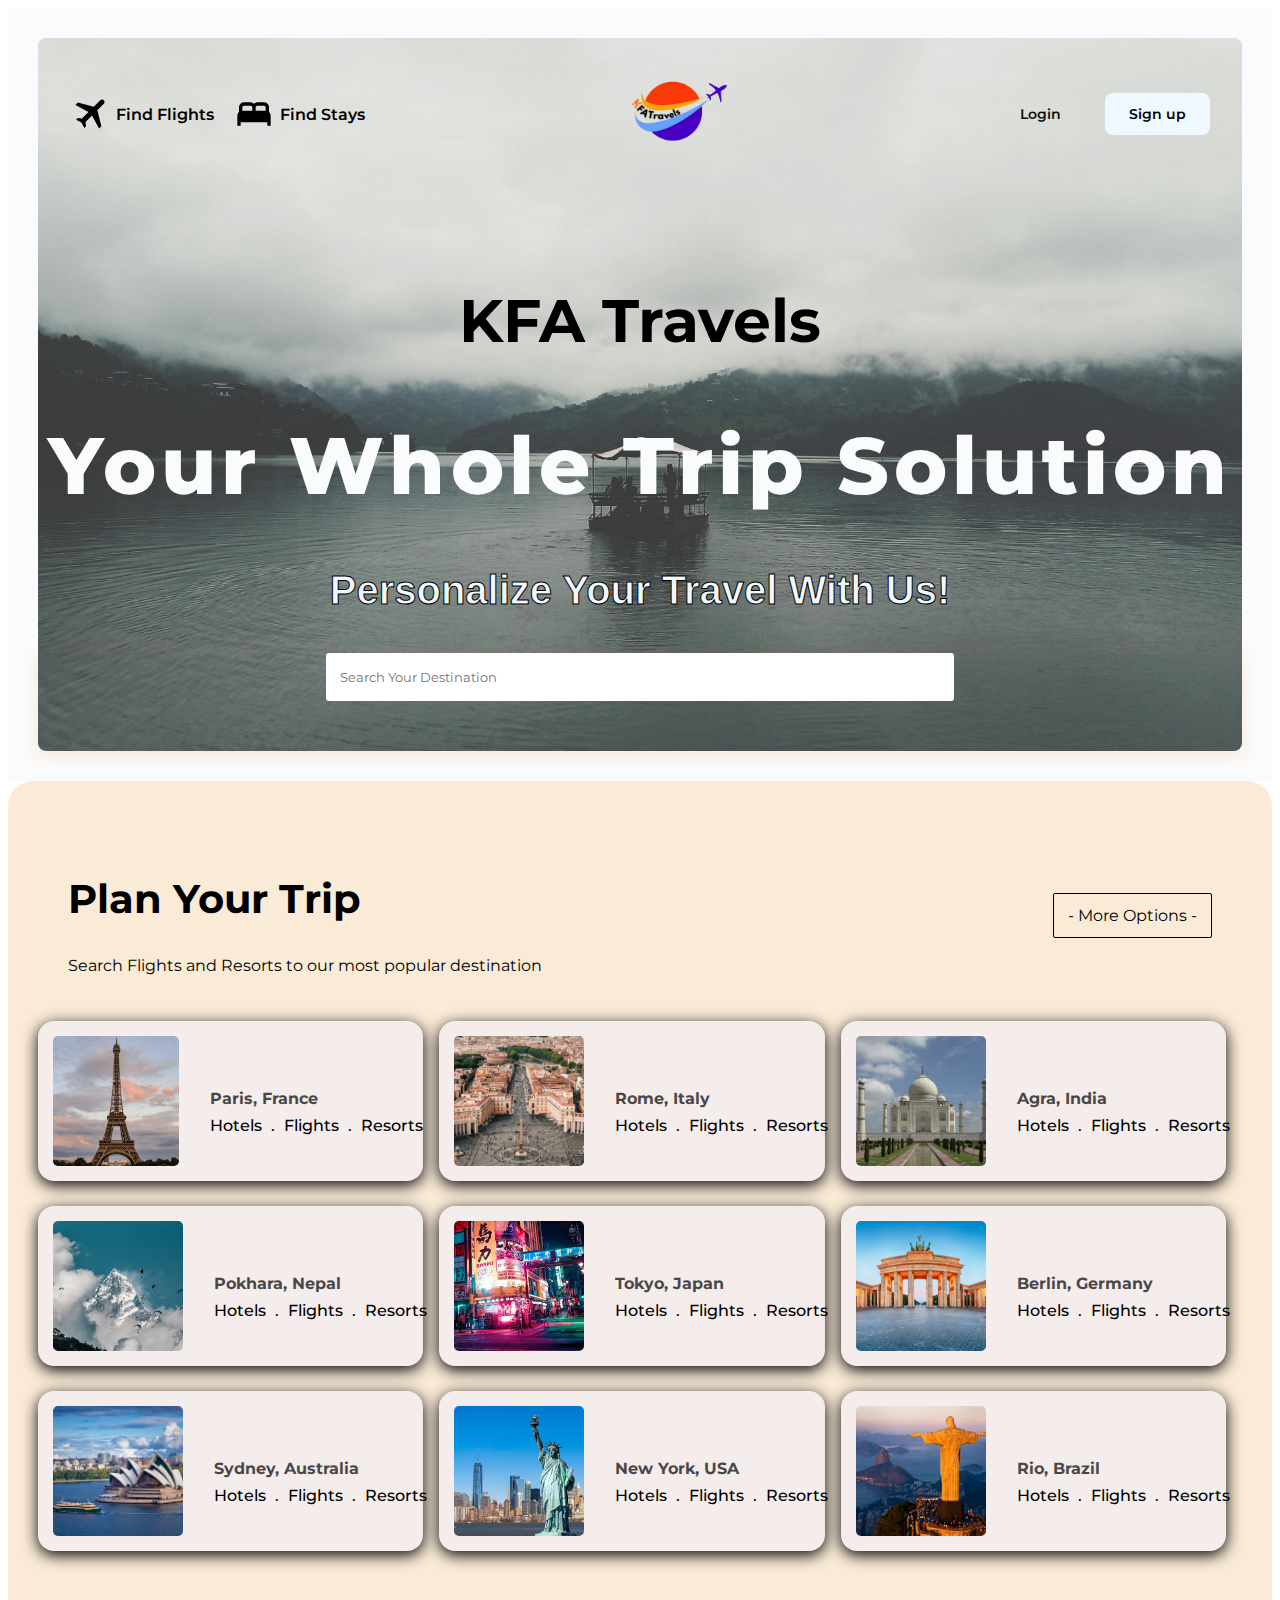
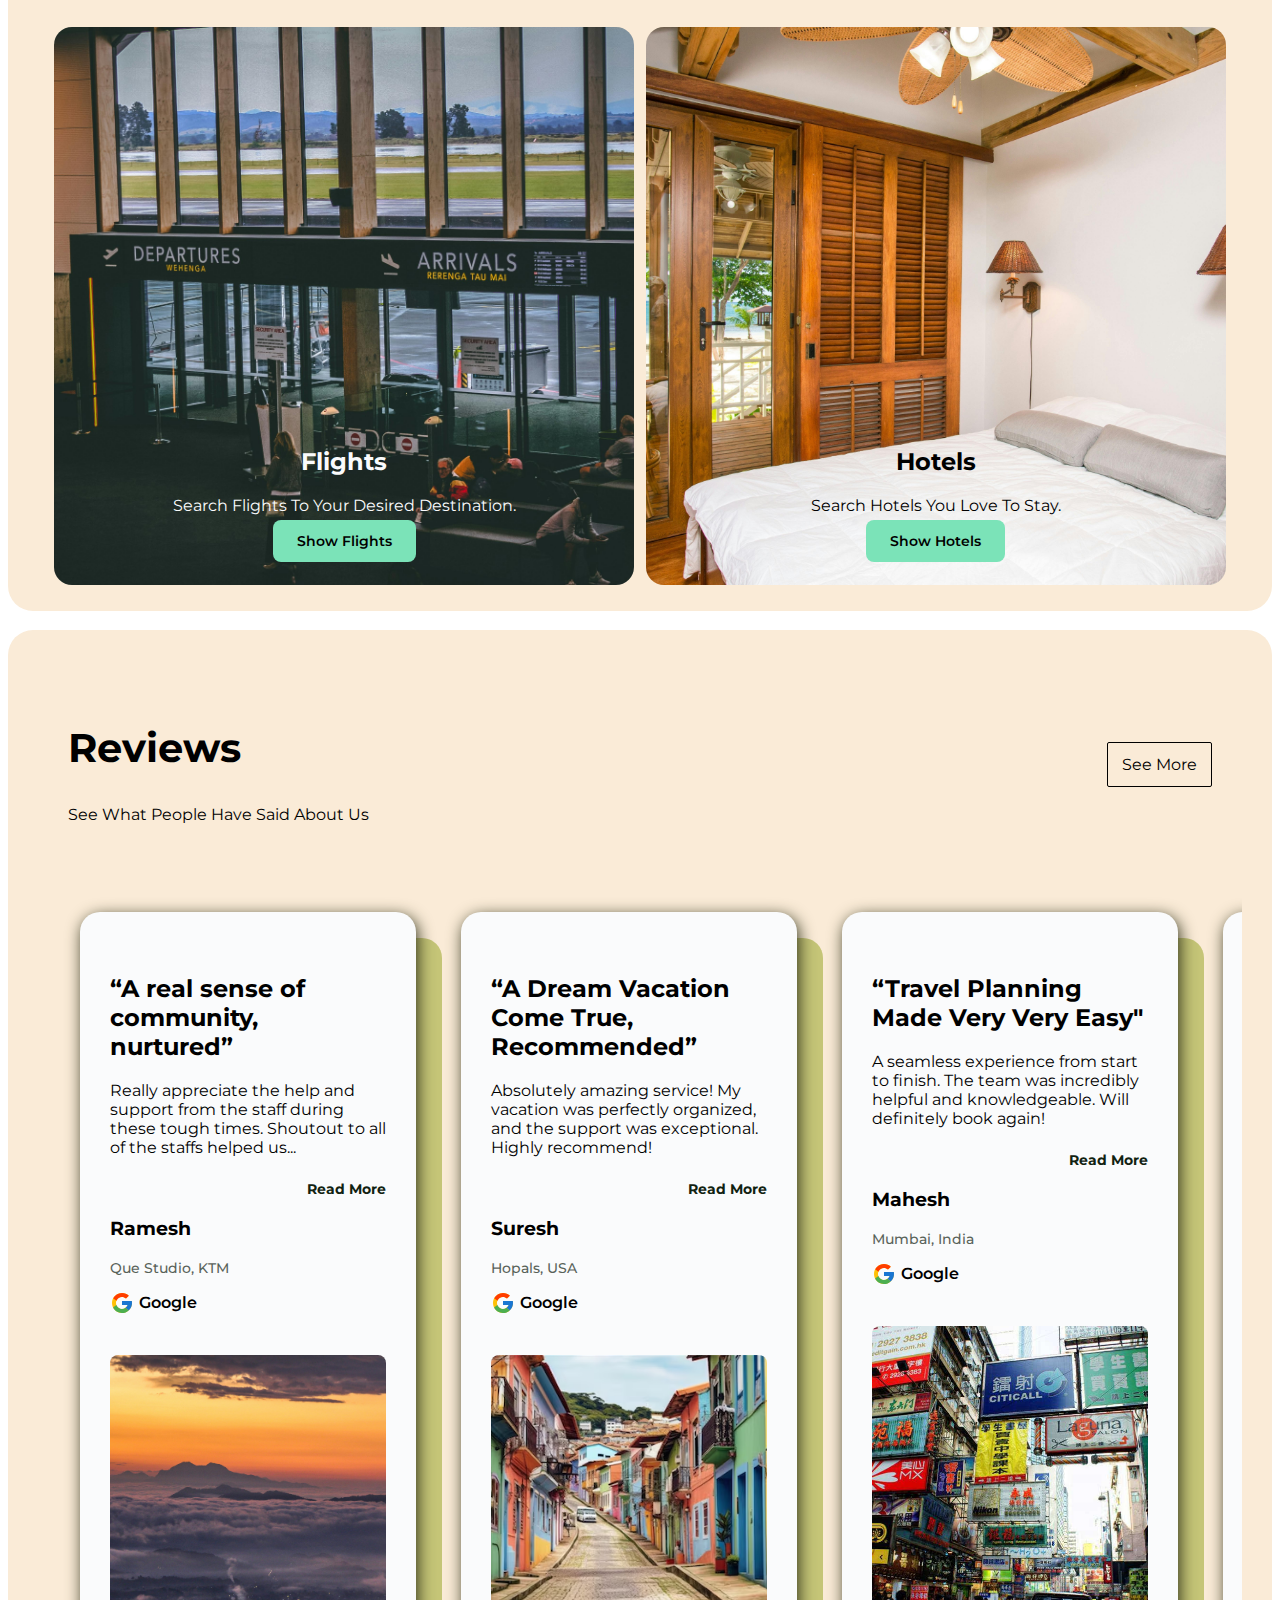
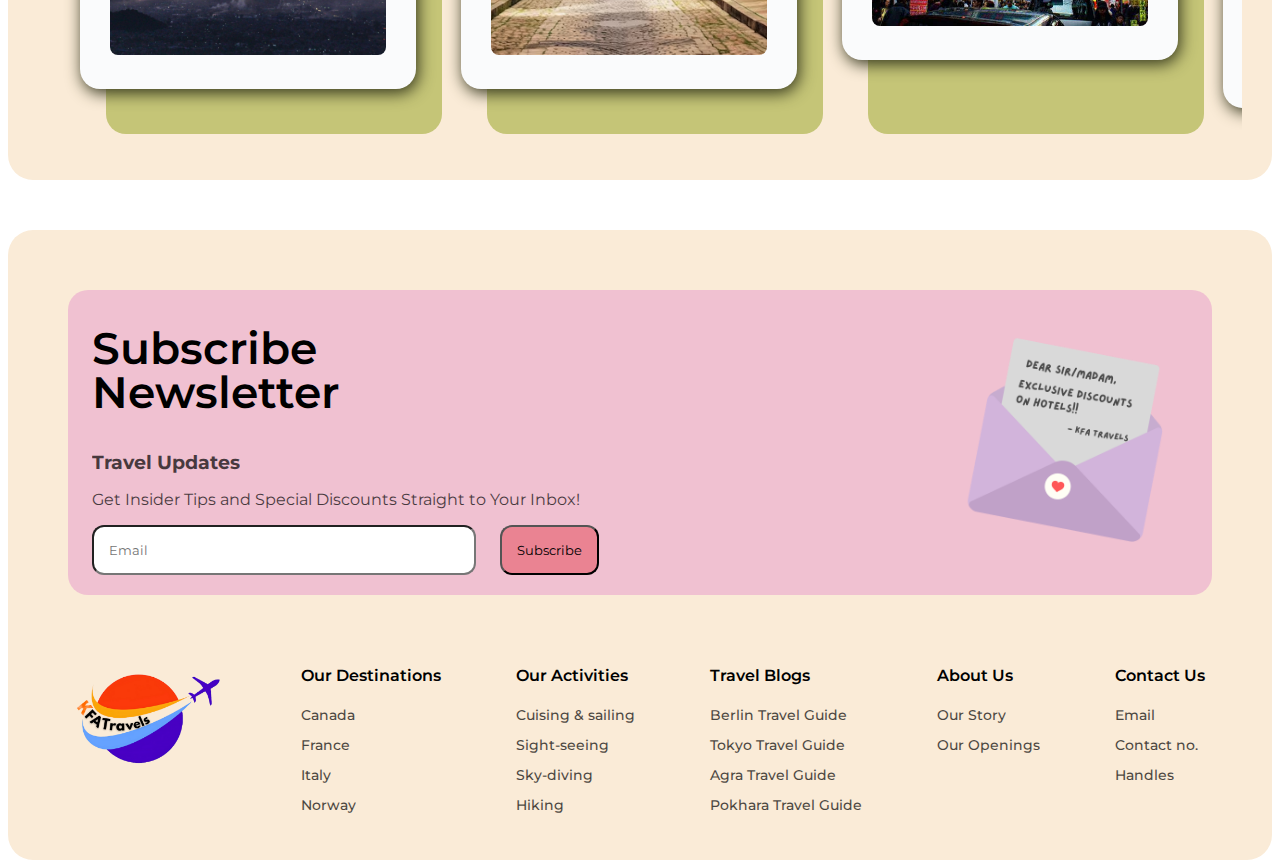
<file: index.html>
<!DOCTYPE html>
<html lang="en">

<head>
    <meta charset="UTF-8">
    <meta name="viewport" content="width=device-width, initial-scale=1.0">
    <title>Travel Agency</title>
    <link rel="preconnect" href="https://fonts.googleapis.com">
    <link rel="preconnect" href="https://fonts.gstatic.com" crossorigin>
    <link href="https://fonts.googleapis.com/css2?family=Montserrat:ital,wght@0,100..900;1,100..900&display=swap"
        rel="stylesheet">
    <link rel="stylesheet" href="https://cdnjs.cloudflare.com/ajax/libs/font-awesome/6.5.2/css/all.min.css"
        integrity="sha512-SnH5WK+bZxgPHs44uWIX+LLJAJ9/2PkPKZ5QiAj6Ta86w+fsb2TkcmfRyVX3pBnMFcV7oQPJkl9QevSCWr3W6A=="
        crossorigin="anonymous" referrerpolicy="no-referrer" />
    <link rel="stylesheet" href="style.css">
</head>


<body>
    <div class="maincontent">
        <div class="Herosection">
            <div class="Nav">
                <div class="Navl">
                    <a href="./Flight.html" class="FindFlight">
                        <svg xmlns="http://www.w3.org/2000/svg" width="24" height="24" viewBox="0 0 24 24">
                            <path fill="currentColor"
                                d="m6.85 17.15l-3.2-1.75l1.05-1.05l2.5.35l3.9-3.9l-7.8-4.25l1.4-1.4l9.55 2.45l3.925-3.875Q18.6 3.3 19.238 3.3t1.062.425t.425 1.063T20.3 5.85l-3.9 3.9l2.45 9.55l-1.4 1.4l-4.25-7.8l-3.9 3.9l.35 2.5l-1.05 1.05z" />
                        </svg>
                        <span>Find Flights</span>
                    </a>

                    <a href="./stays.html" class="FindStays">
                        <svg xmlns="http://www.w3.org/2000/svg" width="24" height="24" viewBox="0 0 24 24">
                            <path fill="currentColor"
                                d="M2 19v-6q0-.675.275-1.225T3 10.8V8q0-1.25.875-2.125T6 5h4q.575 0 1.075.213T12 5.8q.425-.375.925-.587T14 5h4q1.25 0 2.125.875T21 8v2.8q.45.425.725.975T22 13v6h-2v-2H4v2zm11-9h6V8q0-.425-.288-.712T18 7h-4q-.425 0-.712.288T13 8zm-8 0h6V8q0-.425-.288-.712T10 7H6q-.425 0-.712.288T5 8z" />
                        </svg>
                        <span>Find Stays</span>
                    </a>

                </div>
                <div class="logo"> <img src="./images/Ravels.png" alt="Logo"></div>

                <div class="NavR">
                    <a href="./login.html" class="bt">Login</a>
                    <a href="./signup.html" class="btn">Sign up</a>
                </div>

            </div>
            <div class="HeroContent">
                <h3>KFA Travels</h3>
                <h1> Your Whole Trip Solution</h1>
                <p>Personalize Your Travel With Us!</p>
            </div>
            <div id="a">
                <div class="formout">
                    <div class="fo">
                        <input type="text" class="form" placeholder="Search Your Destination">

                    </div>

                </div>
            </div>


        </div>
    </div>
    <div class="maindes">
        <div class="destination">
            <div class="destinationtitle">
                <div class="C1">
                    <h2>Plan Your Trip</h2>
                    <p>Search Flights and Resorts to our most popular destination</p>
    
                </div>
                <a href="./options.html" class="btnout">- More Options -</a>
            </div>
            <div class="maincards">
                <div class="card">
                    <div class="card1">
                        <img src="./images/paris.webp" alt="Image of Paris">
                        <div>
                            <h4>Paris, France</h4>
                            <div>
                                <span>Hotels </span>
                                <span>. </span>
                                <span>Flights</span>
                                <span>.</span>
                                <span>Resorts</span>
                            </div>
    
                        </div>
                    </div>
                    <div class="card1">
                        <img src="./images/rome.jpg" alt="Image of ">
                        <div>
                            <h4>Rome, Italy</h4>
                            <div>
                                <span>Hotels </span>
                                <span>. </span>
                                <span>Flights</span>
                                <span>.</span>
                                <span>Resorts</span>
                            </div>
    
                        </div>
                    </div>
                    <div class="card1">
                        <img src="./images/agra.jpg" alt="Image">
                        <div>
                            <h4>Agra, India</h4>
                            <div>
                                <span>Hotels </span>
                                <span>. </span>
                                <span>Flights</span>
                                <span>.</span>
                                <span>Resorts</span>
                            </div>
    
                        </div>
                    </div>
                    <div class="card1">
                        <img src="./images/pokhara.jpg" alt="Image of ">
                        <div>
                            <h4>Pokhara, Nepal</h4>
                            <div>
                                <span>Hotels </span>
                                <span>. </span>
                                <span>Flights</span>
                                <span>.</span>
                                <span>Resorts</span>
                            </div>
    
                        </div>
                    </div>
                    <div class="card1">
                        <img src="./images/tokyo.webp" alt="Image of ">
                        <div>
                            <h4>Tokyo, Japan</h4>
                            <div>
                                <span>Hotels </span>
                                <span>. </span>
                                <span>Flights</span>
                                <span>.</span>
                                <span>Resorts</span>
                            </div>
    
                        </div>
                    </div>
                    <div class="card1">
                        <img src="./images/berlin.jpg" alt="Image of ">
                        <div>
                            <h4>Berlin, Germany</h4>
                            <div>
                                <span>Hotels </span>
                                <span>. </span>
                                <span>Flights</span>
                                <span>.</span>
                                <span>Resorts</span>
                            </div>
    
                        </div>
                    </div>
                    <div class="card1">
                        <img src="./images/sydney.webp" alt="Image of ">
                        <div>
                            <h4>Sydney, Australia</h4>
                            <div>
                                <span>Hotels </span>
                                <span>. </span>
                                <span>Flights</span>
                                <span>.</span>
                                <span>Resorts</span>
                            </div>
    
                        </div>
                    </div>
                    <div class="card1">
                        <img src="./images/new.jpg" alt="Image of ">
                        <div>
                            <h4>New York, USA</h4>
                            <div>
                                <span>Hotels </span>
                                <span>. </span>
                                <span>Flights</span>
                                <span>.</span>
                                <span>Resorts</span>
                            </div>
    
                        </div>
                    </div>
                    <div class="card1">
                        <img src="./images/rio.webp" alt="Image of ">
                        <div>
                            <h4>Rio, Brazil</h4>
                            <div>
                                <span>Hotels </span>
                                <span>. </span>
                                <span>Flights</span>
                                <span>.</span>
                                <span>Resorts</span>
                            </div>
    
                        </div>
                    </div>
                </div>
            </div>
            <div class="TBox">
                <div class="flightt">
                    <div class="te">
                        <h2>Flights</h2>
                        <p>Search Flights To Your Desired Destination.</p>
                        <a href="options.html" class="fbtn"> Show Flights</a>
                        <br><br>
                    </div>
    
                </div>
                <div class="hotell">
                    <div class="tex">
                        <h2>Hotels</h2>
                        <p>Search Hotels You Love To Stay.</p>
                        <a href="./options.html" class="fbtn"> Show Hotels</a>
                    </div>
    
                </div>
            </div>
    </div>
    <br>
        <div class="reviews">
            <div class="destinationtitle">
                <div class="C1">
                    <h2>Reviews</h2>
                    <p> See What People Have Said About Us</p>
                </div>
                <a href="options.html" class="btnout"> See More</a>
            </div>
            <div class="reviewcardw">
                <div class="reviewpseudo">
                    <div class="reviewcard">
                        <h4> “A real sense of community, nurtured”</h4>
                        <p>Really appreciate the help and support from the staff during these tough times. Shoutout to
                            all of the staffs helped us...</p>
                        <h5>Read More</h5>
                        <div class="stars">
                            <i class="fa fa-star" aria-hidden="true"></i>
                            <i class="fa fa-star" aria-hidden="true"></i>
                            <i class="fa fa-star" aria-hidden="true"></i>
                            <i class="fa fa-star" aria-hidden="true"></i>
                            <i class="fa fa-star" aria-hidden="true"></i>
                        </div>
                        <h3>Ramesh</h3>
                        <p>Que Studio, KTM</p>
                        <div class="goog">
                            <svg xmlns="http://www.w3.org/2000/svg" width="24" height="24" viewBox="0 0 48 48">
                                <path fill="#ffc107"
                                    d="M43.611 20.083H42V20H24v8h11.303c-1.649 4.657-6.08 8-11.303 8c-6.627 0-12-5.373-12-12s5.373-12 12-12c3.059 0 5.842 1.154 7.961 3.039l5.657-5.657C34.046 6.053 29.268 4 24 4C12.955 4 4 12.955 4 24s8.955 20 20 20s20-8.955 20-20c0-1.341-.138-2.65-.389-3.917" />
                                <path fill="#ff3d00"
                                    d="m6.306 14.691l6.571 4.819C14.655 15.108 18.961 12 24 12c3.059 0 5.842 1.154 7.961 3.039l5.657-5.657C34.046 6.053 29.268 4 24 4C16.318 4 9.656 8.337 6.306 14.691" />
                                <path fill="#4caf50"
                                    d="M24 44c5.166 0 9.86-1.977 13.409-5.192l-6.19-5.238A11.91 11.91 0 0 1 24 36c-5.202 0-9.619-3.317-11.283-7.946l-6.522 5.025C9.505 39.556 16.227 44 24 44" />
                                <path fill="#1976d2"
                                    d="M43.611 20.083H42V20H24v8h11.303a12.04 12.04 0 0 1-4.087 5.571l.003-.002l6.19 5.238C36.971 39.205 44 34 44 24c0-1.341-.138-2.65-.389-3.917" />
                            </svg>
                            <span>Google</span>

                        </div>
                        <img src="./images/review1.jpg" alt="">

                    </div>
                </div>
                <div class="reviewpseudo">
                    <div class="reviewcard">
                        <h4> “A Dream Vacation Come True, Recommended”</h4>
                        <p>Absolutely amazing service! My vacation was perfectly organized, and the support was exceptional. Highly recommend!</p>
                        <h5>Read More</h5>
                        <div class="stars">
                            <i class="fa fa-star" aria-hidden="true"></i>
                            <i class="fa fa-star" aria-hidden="true"></i>
                            <i class="fa fa-star" aria-hidden="true"></i>
                            <i class="fa fa-star" aria-hidden="true"></i>
                        
                        </div>
                        <h3>Suresh</h3>
                        <p>Hopals, USA</p>
                        <div class="goog">
                            <svg xmlns="http://www.w3.org/2000/svg" width="24" height="24" viewBox="0 0 48 48">
                                <path fill="#ffc107"
                                    d="M43.611 20.083H42V20H24v8h11.303c-1.649 4.657-6.08 8-11.303 8c-6.627 0-12-5.373-12-12s5.373-12 12-12c3.059 0 5.842 1.154 7.961 3.039l5.657-5.657C34.046 6.053 29.268 4 24 4C12.955 4 4 12.955 4 24s8.955 20 20 20s20-8.955 20-20c0-1.341-.138-2.65-.389-3.917" />
                                <path fill="#ff3d00"
                                    d="m6.306 14.691l6.571 4.819C14.655 15.108 18.961 12 24 12c3.059 0 5.842 1.154 7.961 3.039l5.657-5.657C34.046 6.053 29.268 4 24 4C16.318 4 9.656 8.337 6.306 14.691" />
                                <path fill="#4caf50"
                                    d="M24 44c5.166 0 9.86-1.977 13.409-5.192l-6.19-5.238A11.91 11.91 0 0 1 24 36c-5.202 0-9.619-3.317-11.283-7.946l-6.522 5.025C9.505 39.556 16.227 44 24 44" />
                                <path fill="#1976d2"
                                    d="M43.611 20.083H42V20H24v8h11.303a12.04 12.04 0 0 1-4.087 5.571l.003-.002l6.19 5.238C36.971 39.205 44 34 44 24c0-1.341-.138-2.65-.389-3.917" />
                            </svg>
                            <span>Google</span>

                        </div>
                        <img src="./images/riost.avif" alt="">

                    </div>
                </div>
                <div class="reviewpseudo">
                    <div class="reviewcard">
                        <h4> “Travel Planning Made Very Very Easy"</h4>
                        <p>A seamless experience from start to finish. The team was incredibly helpful and knowledgeable. Will definitely book again!</p>
                        <h5>Read More</h5>
                        <div class="stars">
                            <i class="fa fa-star" aria-hidden="true"></i>
                            <i class="fa fa-star" aria-hidden="true"></i>
                            <i class="fa fa-star" aria-hidden="true"></i>
                            <i class="fa fa-star" aria-hidden="true"></i>
                            <i class="fa fa-star" aria-hidden="true"></i>
                        </div>
                        <h3>Mahesh</h3>
                        <p>Mumbai, India</p>
                        <div class="goog">
                            <svg xmlns="http://www.w3.org/2000/svg" width="24" height="24" viewBox="0 0 48 48">
                                <path fill="#ffc107"
                                    d="M43.611 20.083H42V20H24v8h11.303c-1.649 4.657-6.08 8-11.303 8c-6.627 0-12-5.373-12-12s5.373-12 12-12c3.059 0 5.842 1.154 7.961 3.039l5.657-5.657C34.046 6.053 29.268 4 24 4C12.955 4 4 12.955 4 24s8.955 20 20 20s20-8.955 20-20c0-1.341-.138-2.65-.389-3.917" />
                                <path fill="#ff3d00"
                                    d="m6.306 14.691l6.571 4.819C14.655 15.108 18.961 12 24 12c3.059 0 5.842 1.154 7.961 3.039l5.657-5.657C34.046 6.053 29.268 4 24 4C16.318 4 9.656 8.337 6.306 14.691" />
                                <path fill="#4caf50"
                                    d="M24 44c5.166 0 9.86-1.977 13.409-5.192l-6.19-5.238A11.91 11.91 0 0 1 24 36c-5.202 0-9.619-3.317-11.283-7.946l-6.522 5.025C9.505 39.556 16.227 44 24 44" />
                                <path fill="#1976d2"
                                    d="M43.611 20.083H42V20H24v8h11.303a12.04 12.04 0 0 1-4.087 5.571l.003-.002l6.19 5.238C36.971 39.205 44 34 44 24c0-1.341-.138-2.65-.389-3.917" />
                            </svg>
                            <span>Google</span>

                        </div>
                        <img src="./images/chinast.jpg" alt="">

                    </div>
                </div>
                <div class="reviewpseudo">
                    <div class="reviewcard">
                        <h4> “Best Travel Agency with Personalized Itineraries!”</h4>
                        <p>Fantastic attention to detail and great deals on packages. Our family had a wonderful time. Thank you!, will recommend this everyone</p>
                        <h5>Read More</h5>
                        <div class="stars">
                            <i class="fa fa-star" aria-hidden="true"></i>
                            <i class="fa fa-star" aria-hidden="true"></i>
                            <i class="fa fa-star" aria-hidden="true"></i>
                            <i class="fa fa-star" aria-hidden="true"></i>
                            <i class="fa fa-star" aria-hidden="true"></i>
                        </div>
                        <h3>Haresh</h3>
                        <p>Berlin, Germany</p>
                        <div class="goog">
                            <svg xmlns="http://www.w3.org/2000/svg" width="24" height="24" viewBox="0 0 48 48">
                                <path fill="#ffc107"
                                    d="M43.611 20.083H42V20H24v8h11.303c-1.649 4.657-6.08 8-11.303 8c-6.627 0-12-5.373-12-12s5.373-12 12-12c3.059 0 5.842 1.154 7.961 3.039l5.657-5.657C34.046 6.053 29.268 4 24 4C12.955 4 4 12.955 4 24s8.955 20 20 20s20-8.955 20-20c0-1.341-.138-2.65-.389-3.917" />
                                <path fill="#ff3d00"
                                    d="m6.306 14.691l6.571 4.819C14.655 15.108 18.961 12 24 12c3.059 0 5.842 1.154 7.961 3.039l5.657-5.657C34.046 6.053 29.268 4 24 4C16.318 4 9.656 8.337 6.306 14.691" />
                                <path fill="#4caf50"
                                    d="M24 44c5.166 0 9.86-1.977 13.409-5.192l-6.19-5.238A11.91 11.91 0 0 1 24 36c-5.202 0-9.619-3.317-11.283-7.946l-6.522 5.025C9.505 39.556 16.227 44 24 44" />
                                <path fill="#1976d2"
                                    d="M43.611 20.083H42V20H24v8h11.303a12.04 12.04 0 0 1-4.087 5.571l.003-.002l6.19 5.238C36.971 39.205 44 34 44 24c0-1.341-.138-2.65-.389-3.917" />
                            </svg>
                            <span>Google</span>

                        </div>
                        <img src="./images/sydneyst.jpg" alt="">

                    </div>
                </div>
            </div>
        </div>
        <div class="footer">
            <div class="subscribe">
                <div class="subsc">
                    <h2>Subscribe <br>Newsletter</h2>
                    <h3> Travel Updates</h3>
                    <p>Get Insider Tips and Special Discounts Straight to Your Inbox!</p>
                    <form>
                        <input type="text" placeholder="Email">
                        <button>Subscribe</button>
                    </form>
                </div>
                <img src="./images/updatae.jpg" alt="">
            </div>
            <div class="foot">
                <div class="foot1">
                    <img src="./images/Ravels.png" alt="">
                    <div class="social">
                        <i class="fa-brands fa-facebook"></i>
                        <i class="fa-brands fa-twitter"></i>
                        <i class="fa-brands fa-instagram"></i>
                        <i class="fa-brands fa-whatsapp"></i>
                    </div>
                </div>
                <div class="foot2">
                    <h4>Our Destinations</h4>
                    <ul>
                        <li>Canada</li>
                        <li>France</li>
                        <li>Italy</li>
                        <li>Norway</li>
                    </ul>
                </div>
                <div class="foot2">
                    <h4>Our Activities</h4>
                    <ul>
                        <li>Cuising & sailing</li>
                        <li>Sight-seeing</li>
                        <li>Sky-diving</li>
                        <li>Hiking</li>
                    </ul>
                </div>
                <div class="foot2">
                    <h4>Travel Blogs</h4>
                    <ul>
                        <li>Berlin Travel Guide</li>
                        <li>Tokyo Travel Guide</li>
                        <li>Agra Travel Guide</li>
                        <li>Pokhara Travel Guide</li>
                    </ul>
                </div>
                <div class="foot2">
                    <h4>About Us</h4>
                    <ul>
                        <li>Our Story</li>
                        <li>Our Openings</li>
                    </ul>
                </div>
                <div class="foot2">
                    <h4>Contact Us</h4>
                    <ul>
                        <li>Email</li>
                        <li>Contact no.</li>
                        <li>Handles</li>
                    </ul>
                </div>
            </div>
        </div>
    </div>
    
</body>

</html>
</file>
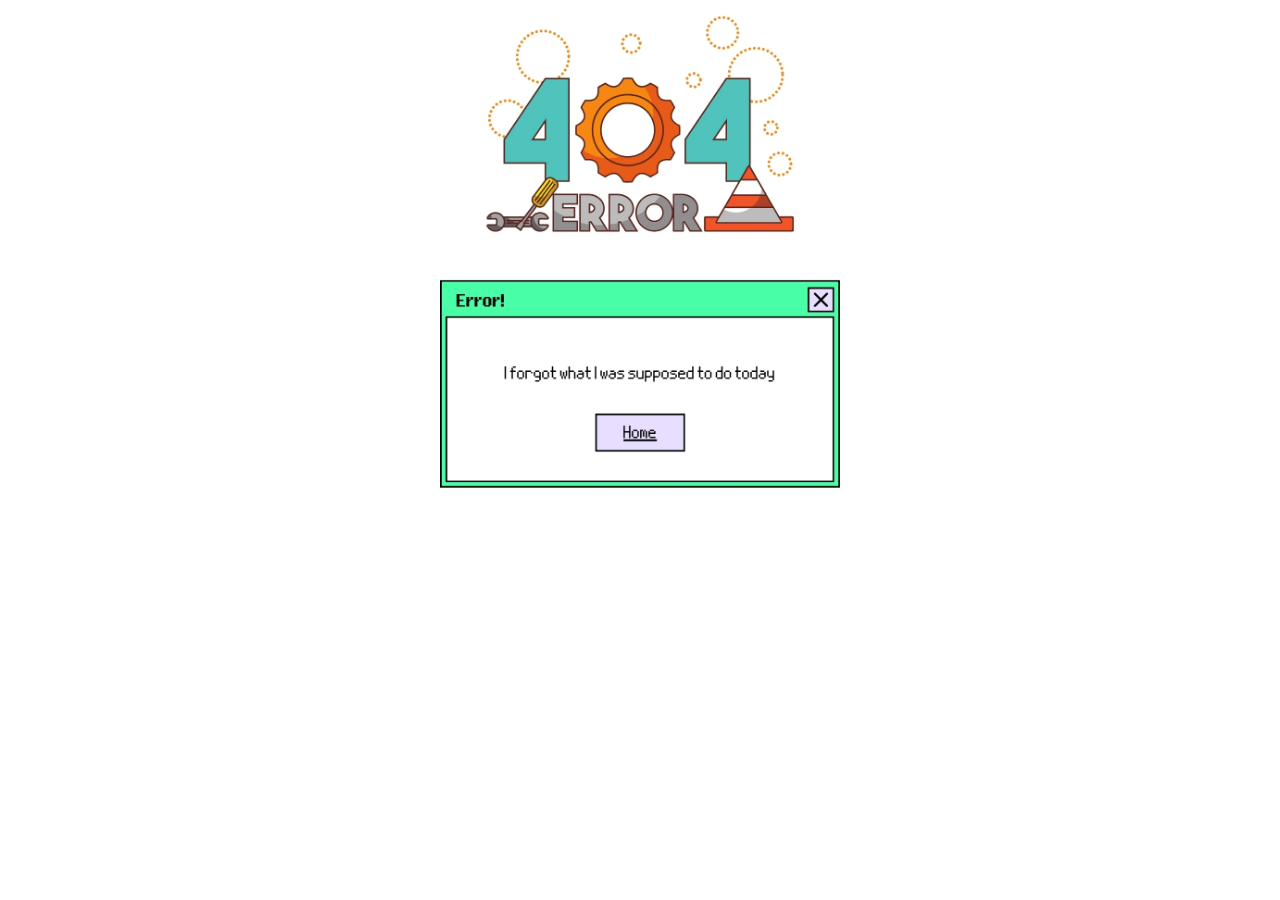
<file: Flight.html>
<!DOCTYPE html>
<html lang="en">
<head>
    <meta charset="UTF-8">
    <meta name="viewport" content="width=device-width, initial-scale=1.0">
    <title>Document</title>
    <style>
    .im img{
        width: 500px;
        height: 500px;
        display: flex;
        margin-left: auto;
        margin-right: auto;
    }
    * a{
        font-size: 30px;
        position: relative;
        left: 48%;
        bottom: 90px;
        color: transparent;
    }
</style>
</head>
<body>
    <div class="im">
        <img src="./images/pgnotfound.png"Page Not Found">
        <a href="index.html">Home</a>
    </div>
  
</body>
</html>
</file>
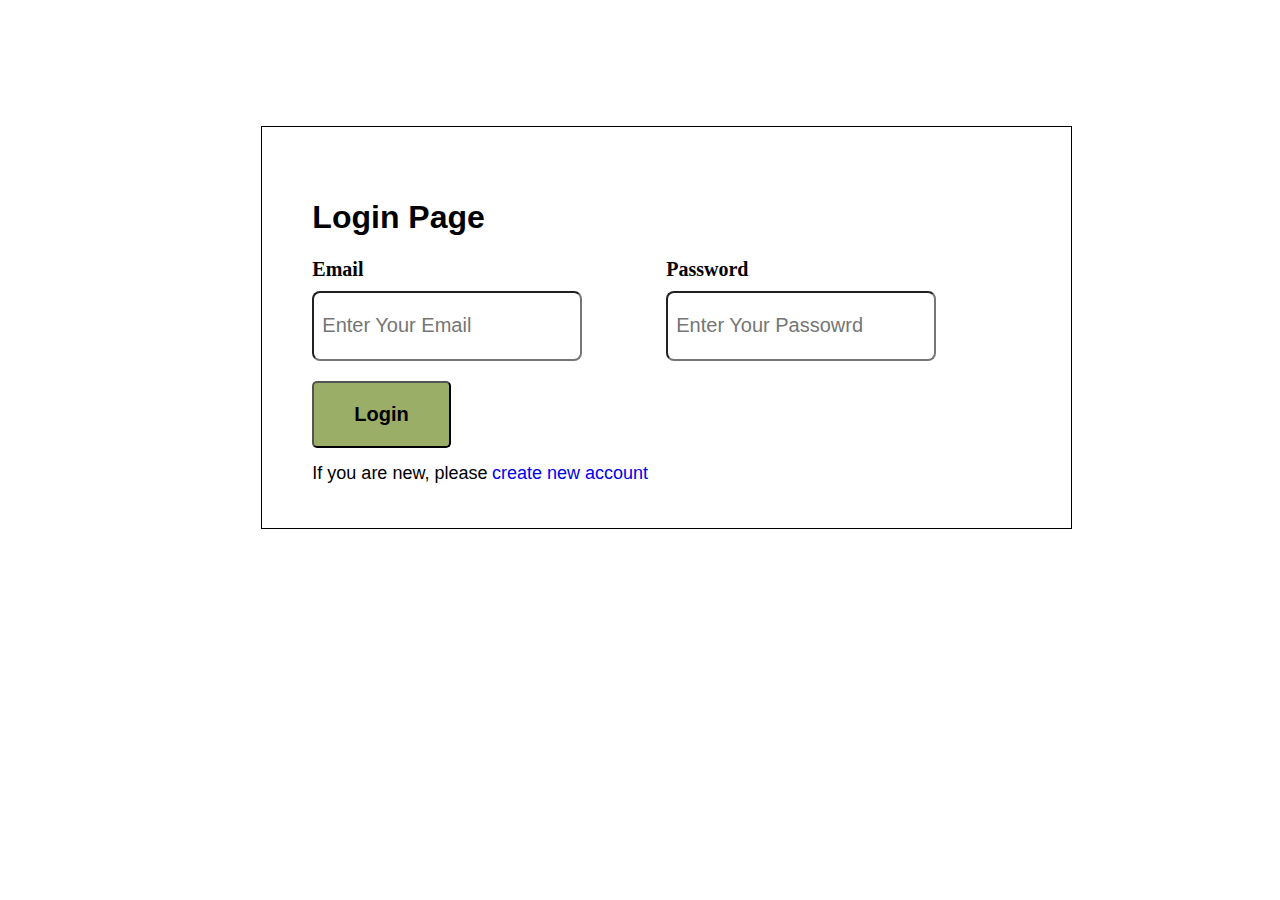
<file: login.html>
<!DOCTYPE html>
<html lang="en">

<head>
    <meta charset="UTF-8">
    <meta name="viewport" content="width=device-width, initial-scale=1.0">
    <title>Document</title>
    <style>
        * {
            font-family: 'Trebuchet MS', 'Lucida Sans Unicode', 'Lucida Grande', 'Lucida Sans', Arial, sans-serif
        }


        .c {
            width: 70%;
            height: 300px;
            border: 1px solid black;
            padding: 5%;
        }

      
        .d {
            display: flex;
            justify-content: space-between;
            
        }

        #ef {
            height: 50px;
            width: 250px;
            font-size: 20px;
            padding: 8px;
            display: block;
            border-radius: 8px;
        }

        #q {
            height: 50px;
            width: 250px;
            font-size: 20px;
            padding: 8px;
            display: block;
            border-radius: 8px;


        }

        label {
            display: block;
            font-size: 20px;
            font-family: 'Times New Roman', Times, serif;
            font-weight: bold;
            margin-bottom: 10px;

        }

        button {
            background-color: rgb(155, 174, 103);
            border-radius: 5px;
            padding-top: 20px;
            padding-bottom: 20px;
            padding-left: 40px;
            padding-right: 40px;
            position: relative;
            font-size: 20px;
            margin-top: 20px;
            margin-bottom: 15px;
        }
        button:hover{
            background-color: bisque;
            transition: 1000ms;
        }
        .main{
            align-items: center;
            justify-content: center;
            margin-left: 20%;
            margin-top: 10%;
        }
        .c span{
            font-size: 18px;
           
        }
        .c a{
            font-size: 18px;
            text-decoration: none;
        }
    </style>
</head>


<body>
    <div class="main">
       
            <div class="c">
                <h1> Login Page</h1>
                <div class="d">
                    <div>
                        <label for="q">Email</label>
                    <input type="email" id="q" placeholder="Enter Your Email"></div>
                    <div>
                        <label for="e">Password</label>
                    <input type="password" id="ef" placeholder="Enter Your Passowrd">
                        </div>
                    <br><br>
                </div>
                <button type="submit">
                    <font class="s"><b>Login</b></font>
                </button> <br>
               <span> If you are new, please</span>
              <a href="./signup.html">create new account</a>
            </div>

        </div>
    </div>
</body>
</html>
</file>
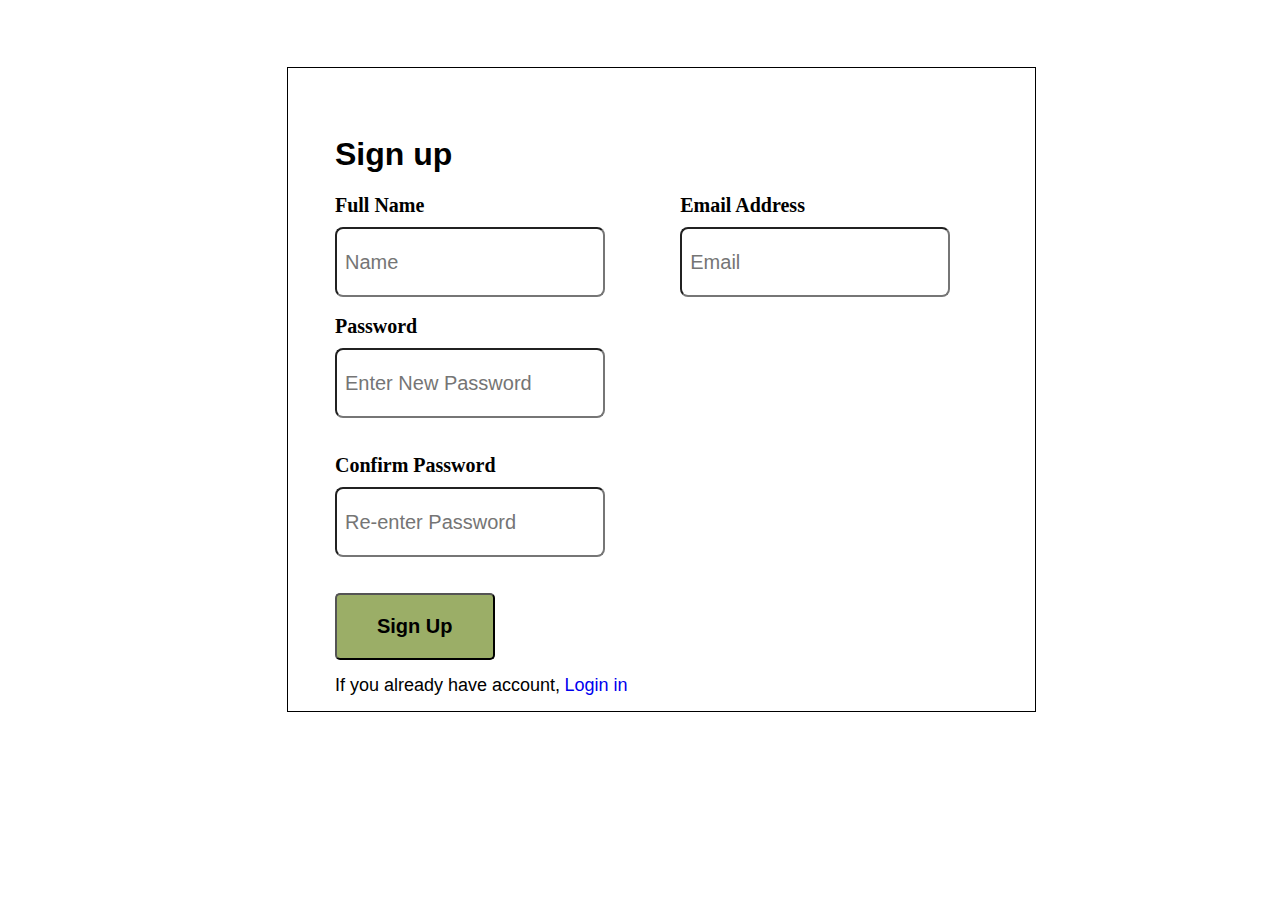
<file: signup.html>
<!DOCTYPE html>
<html lang="en">

<head>
    <meta charset="UTF-8">
    <meta name="viewport" content="width=device-width, initial-scale=1.0">
    <title>Document</title>
    <style>
       * {
            font-family: 'Trebuchet MS', 'Lucida Sans Unicode', 'Lucida Grande', 'Lucida Sans', Arial, sans-serif
        }

        .b {
            width: 30%;
            height: 500px;
            background-color: rgb(196, 216, 135);
            padding: 5%;
        }

        .c {
            width: 70%;
            height: 550px;
            border: 1px solid black;
            padding: 5%;
        }

        .a {
            display: flex;
            padding: 5%
        }

        .d {
            display: flex;
            justify-content: space-between;
            
        }

        #e {
            height: 50px;
            width: 250px;
            font-size: 20px;
            padding: 8px;
            display: block;
            border-radius: 8px;
        }

        #ef {
            height: 50px;
            width: 250px;
            font-size: 20px;
            padding: 8px;
            display: block;
            border-radius: 8px;
        }

        #q {
            height: 50px;
            width: 250px;
            font-size: 20px;
            padding: 8px;
            display: block;
            border-radius: 8px;
        }

        label {
            display: block;
            font-size: 20px;
            font-family: 'Times New Roman', Times, serif;
            font-weight: bold;
            margin-bottom: 10px;
        }

        button {
            background-color: rgb(155, 174, 103);
            border-radius: 5px;
            padding-top: 20px;
            padding-bottom: 20px;
            padding-left: 40px;
            padding-right: 40px;
            position: relative;
            font-size: 20px;
            margin-bottom: 15px;
        }
        button:hover{
            background-color: bisque;
            transition: 1000ms;
        }
        .main{
            align-items: center;
            justify-content: center;
            margin-left: 18%;
            margin-top: 15px;
        }
        .c span{
            font-size: 18px;
           
        }
        .c a{
            font-size: 18px;
            text-decoration: none;
        }
    </style>
</head>

<body>
    <div class="main">
        <div class="a">
            <div class="c">
                <h1> Sign up</h1>
                <div class="d">
                    <div>
                        <label for="q">Full Name </label>
                    <input type="text" id="q" placeholder="Name"></div>
                    <br>
                    <div>
                        <label for="e">Email Address</label>
                    <input type="email" id="ef" placeholder="Email">
                        </div>
                    <br><br>
                </div>
                <br>
                <label for="s">Password</label>
                <input type="password" id="e" placeholder="Enter New Password"><br><br>
                <label for="e">Confirm Password</label>
                <input type="password" id="e" placeholder="Re-enter Password"><br><br>
                <button type="submit">
                    <font class="s"><b>Sign Up</b></font>
                </button>
                <br>
               <span> If you already have account,</span>
              <a href="./login.html">Login in</a>
            </div>

        </div>
    </div>
</body>
</html>
</file>
<file: style.css>
* {
        padding: 0px;
        font-family: "Montserrat", sans-serif;
        color: black;

    }
    * .bt:hover{
        /* opacity: 70%; */
        
        transition: 0.3s;
        background-color: transparent;
        color:rgba(90, 94, 93, 0.67);
    }
    * .btn:hover{
        /* opacity: 70%; */
        background-color: rgba(90, 94, 93, 0.67);
        transition: 0.5s;
    }


    .logo {
        /* mix-blend-mode: color-burn; */
        align-items: center;
        /* height: 500px;
        width: auto; */
    }

    .bt {
        padding: 12px 24px;
        border: none;
        border-radius: 8px;
        font-size: 14px;
        font-weight: 600;
        background-color: transparent;
        color: rgb(16, 15, 15);
    }

    .btn {
        padding: 12px 24px;
        background-color: aliceblue;
        border-radius: 8px;
        font-size: 14px;
        font-weight: 600;

    }

    .Nav {
        
        display: flex;
        justify-content: space-between;
        align-items: center;
        padding: 24px 32px;
    }

    .Nav img {
        height: 100px;
        width: auto;
    }

    .NavR {
        display: flex;
        gap: 20px;

    }

    .Navl {
        display: flex;
        gap: 20px;
        font-weight: 600;
        color: aliceblue;
    }

    .Navl svg {
        width: 40px;
        height: 50px;
    }

    .FindFlight {
        display: flex;
        gap: 6px;
        align-items: center;
    }

    .FindStays {
        display: flex;
        gap: 6px;
        align-items: center;
    }
    .FindFlight:hover .FindStays:hover{
        color: #408346;
    }
    .HeroContent h3 {
        font-size: 60px;
        font-weight: 5000;
        /* font-family: 'Gill Sans', 'Gill Sans MT', Calibri, 'Trebuchet MS', sans-serif; */
        text-align: center;
        /* color: #fafbfc; */
    }

    .HeroContent h1 {
        font-size: 80px;
        font-weight: 800;
        letter-spacing: 5px;
        /* font-family: 'Gill Sans', 'Gill Sans MT', Calibri, 'Trebuchet MS', sans-serif; */
        text-align: center;
        /* -webkit-text-stroke: 1px white; */
        color: #fafbfc;

    }

    .HeroContent p {
        font-size: 40px;
        font-weight: 600;
        color: aliceblue;
        -webkit-text-stroke: 1px black;
        text-align: center;
        font-family: 'Gill Sans', 'Gill Sans MT', Calibri, 'Trebuchet MS', sans-serif;

    }

    .HeroContent {
        margin-top: 94px;
        text-align: center;
        /* margin-bottom: 150px */
    }

    .maincontent {
        padding: 30px;
        background-color: #fafbfc;
    }

    .Herosection {
        background-color: cadetblue;
        border-radius: 8px;
        height: auto;
        background-image: url(./images/pexels-pritush-4411191.jpg);
        background-size: cover;
        /* background-position: center; */
        z-index: 0;
        color: aliceblue;

    }

    .Herosection::after {
        content: "";
        /* width: 100%;
        height: 100%; */
        z-index: -1;
        top: 0px;
        position: absolute;
        background: linear-gradient(180deg, rgba(0, 0, 0, 0) 0%, rgba(0, 0, 0, 0.6) 100%);
        border-radius: 8px;
    }

    .form {
        border: 2px solid rgb(255, 255, 255);
        border-radius: 3px;
        width: 600px;
        padding: 5px;
        height: 20px;
        background-color: white;
        padding: 12px;
    }

    .formout {
        padding-bottom: 50px;
        padding-top: 0px;
        display: flex;
        justify-content: center;
        box-shadow: 0px 4px 16px 0px #f06b0626;

    }

    .destinationtitle {
        padding: 30px;
        display: flex;
        align-items: center;
        justify-content: space-between;


    }

    .destination {
        padding: 30px;
        /* background-color: rgb(233, 222, 171); */
    }
    .btnout:hover{
        background-color: rgba(111, 110, 107, 0.718);
        transition: 0.5s;
    }

    .btnout {
        background-color: transparent;
        border: 1px solid rgb(0, 0, 0);
        padding: 12px 14px;
        border-radius: 2px;
    }

    .C1 h2 {
        font-weight: 600;
        font-size: 32px;
    }

    .card1 {
        display: flex;
        align-items: center;
        gap: 16px;
        background-color: rgb(245, 236, 236);
        box-shadow: 0px 4px 16px 0px rgb(0, 0, 0);
        /* border: 1px solid black; */
        border-radius: 16px;
        width: 32%;

    }

    .card1 img {
        object-fit: cover;
        width: 130px;
        height: 130px;
        border-radius: 20px;
        padding: 15px;
    }

    .card1 h4 {
        font-size: 16px;
        opacity: 70%;
        margin-bottom: 8px;

    }

    .card1>div>div {
        display: flex;
        gap: 9px;
        font-weight: 500;
    }

    .card {
        display: flex;
        flex-wrap: wrap;
        row-gap: 25px;
        column-gap: 16px;
    }

    .c1 {
        padding: 30px;
    }
    .C1 h2{
        font-weight: 700;
        font-size: 40px;
    }
    .flightt {
        background-image: url(./images/flight.jpg);
        /* height: 600px; */
        width: 49%;
        background-size: cover;
        border-radius: 18px;
        background-position: center;
        padding: 370px 24px 16px 24px;
    }

    .hotell {
        background-image: url(./images/hotel.jpg);
        /* height: 600px; */
        width: 49%;
        background-size: cover;
        border-radius: 18px;
        background-position: center;
        padding: 370px 24px 16px 24px;
    }

    .TBox {
        display: flex;
        gap: 1%;
        padding-top: 20px;
        padding: 16px;
        margin-top: 60px;

    }
    .fbtn:hover{
        background-color: rgba(190, 209, 202, 0.586);
        transition: 0.5s;
    }
    .fbtn {
        padding: 12px 24px;
        background-color: rgb(123, 227, 184);
        border-radius: 8px;
        font-size: 14px;
        font-weight: 600;
        /* color: #fafbfc; */
    }

    .te {
        align-items: center;
        text-align: center;
        /* background-color: rgba(244, 230, 230, 0.353) ; */
        background-size: auto;
        /* border: 1px solid rgb(230, 245, 235); */
    }

    .te p {
        color: #fafbfc;
    }

    .te h2 {
        color: #fafbfc;
    }

    .tex h2 {
        color: #000000;
        margin-top: 50px;

    }

    .te h2 {
        margin-top: 50px;
    }

    .tex {
        align-items: center;
        text-align: center;
        color: black;
     
    }
    

    .reviewcard {
        padding: 30px;
        background-color: #fafbfc;
        border-radius: 20px;
        box-shadow: 2px 4px 16px 0px #33351c;
        
    }
    .reviewpseudo{
        position: relative;
        z-index: 0;
        width: 30%;
        flex-shrink: 0;

    }

    .reviewpseudo::before {
        content: "";
        width: 100%;
        height: 100%;
        background-color: rgb(197, 197, 119);
        position: absolute;
        top: 26px;
        left: 26px;
        border-radius: 20px;
        z-index: -1;

    }
    .reviewpseudo:hover::before{
        top: 16px;
        left: 16px;
        transition: 300ms;
    }

    .reviewcard h4 {
        font-size: 24px;
        font-weight: 700;
        margin-bottom: 20px;
    }


    .reviewcard :nth-child(6) {
        color: #112211;
        opacity: 70%;
        font-size: 14px;
        font-weight: 500;
    }

    .reviewcard h5 {
        color: #112211;
        margin-bottom: 16px;
        font-size: 14px;
        text-align: right;
    }

    .stars .fa {
        color: rgb(203, 203, 14);

    }

    .stars {
        font-size: 20px;
    }

    .goog {
        display: flex;
        align-items: center;
        gap: 5px;
        font-weight: 600;
        margin-bottom: 40px;
    }

    .reviewcard img {
        width: 100%;
        height: 300px;
        object-fit: cover;
        border-radius: 8px;
    }
    .reviewcardw{
        display: flex;
        gap: 45px;
        overflow-x: visible;
        overflow-y: hidden;
        padding: 42px;
        grid-auto-flow: column;
    }
    .reviews{
        background-color: antiquewhite;
        border-radius: 25px;
    }
    .subscribe img{
        width: auto;
        height: 250px;
        
        object-fit: cover;
    }
    .subscribe{
        display: flex;
        justify-content: space-between;
        align-items: center;
        margin: 30px;
        background: #ecaccda9;
        border-radius: 20px;
        padding: 0 24px;
    
    }
    .subscribe h2{
        font-size: 44px;
        line-height: 100%;
        font-weight: 600;
    }
    .subscribe h3{
        margin-bottom: 8px;
        opacity: 70%;

    }
    .subscribe p{
        margin-bottom: 16px;
        opacity: 70%;

    }
    .subscribe input{
        padding: 15px;
        border-radius: 12px;
        width: 350px;
        margin-right: 20px;
        margin-bottom: 20px;
    }

    .subscribe button{
        padding: 15px;
        background-color: #ea8392;
        border-radius: 12px;
    }

    .subscribe button:hover{
        background-color: #be20458a;
        transition: 0.5s;
    }

    .footer{
        background-color: antiquewhite;
        padding: 30px;
        margin-top: 50px;
        border-radius: 25px;
    }

    .foot1 img{
        width: auto;
        height: 150px;
    
    }
    .subscribe{
        margin-bottom: 50px;
    }
    .social i{
        font-size: 25px;
        
    }
    .social{
        display: flex;
        align-items: center;
        gap: 12px;
    }
    .foot2 h4{
        font-size: 16px;
        font-weight: 600;
    }
    .foot2 li{
        font-size: 14px;
        font-weight: 500;
        margin-bottom: 12px;
        opacity: 70%;
       list-style: none;
    }
    .foot{
        display: flex;
        justify-content: space-around;
    }

    .destination{
        background-color: antiquewhite;
        padding: 30px;
        border-radius: 25px;
        height: 1370px;
    }
    .TBox{
        margin-bottom: 60px;
    }

    .reviews{
        padding: 30px;
        
    }
    .reviews h2{
        font-weight: 700;
        font-size: 40px;
    }
    * a{
        text-decoration: none;
    }
    .navl a{
        color: aqua;
        background-color: #408346;
    }

    /* Mobile styles */
@media (max-width: 767px) {
    .Nav {
        flex-direction: column;
        align-items: flex-start;
    }

    .Nav img {
        height: 50px;
    }

    .NavR, .Navl {
        flex-direction: column;
        gap: 10px;
        width: 100%;
    }

    .Navl {
        justify-content: center;
        align-items: center;
    }

    .Navl svg {
        width: 30px;
        height: 30px;
    }

    .HeroContent h1 {
        font-size: 40px;
    }

    .HeroContent h3 {
        font-size: 30px;
    }

    .HeroContent p {
        font-size: 20px;
    }

    .form {
        width: 100%;
    }

    .formout {
        padding: 20px 10px;
    }

    .destinationtitle {
        flex-direction: column;
        align-items: flex-start;
    }

    .card1 {
        width: 100%;
        flex-direction: column;
    }

    .card1 img {
        width: 100%;
        height: auto;
    }

    .card {
        flex-direction: column;
    }

    .TBox {
        flex-direction: column;
        padding: 10px;
    }

    .flightt, .hotell {
        width: 100%;
        padding: 150px 24px 16px 24px;
    }

    .reviewcard {
        width: 100%;
    }

    .reviewcard img {
        height: auto;
    }

    .reviewcardw {
        flex-direction: column;
        padding: 20px;
    }

    .reviews {
        padding: 20px;
    }

    .subscribe {
        flex-direction: column;
        text-align: center;
    }

    .subscribe input {
        width: 100%;
        margin-bottom: 10px;
    }

    .footer {
        padding: 20px;
        flex-direction: column;
    }

    .foot {
        flex-direction: column;
        align-items: center;
    }

    .destination {
        height: auto;
    }
}
</file>
